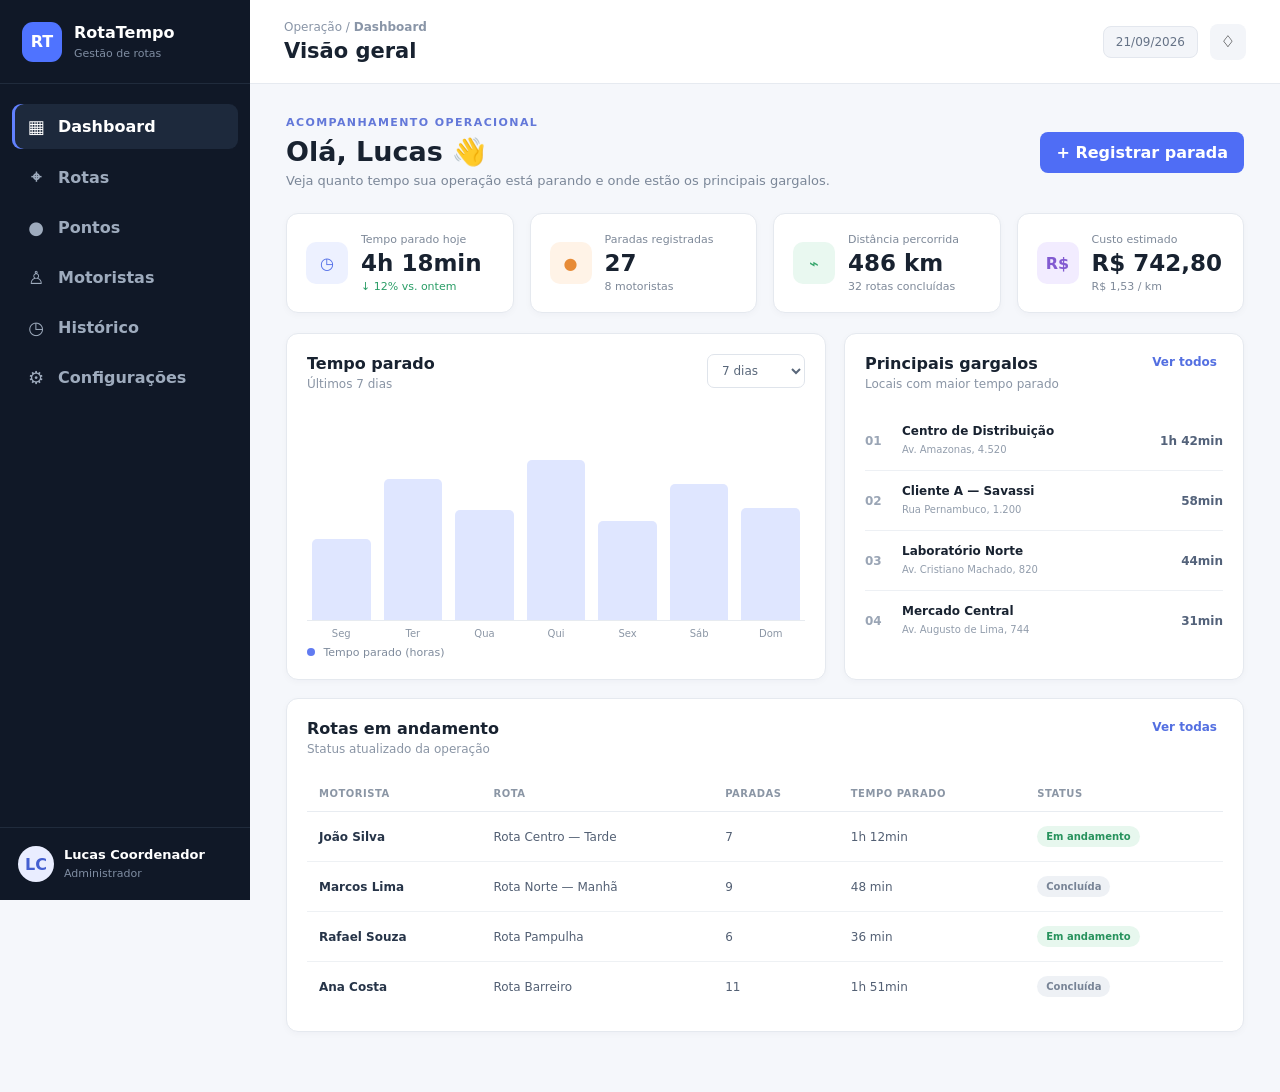
<file: index.html>
<!DOCTYPE html>
<html lang="pt-BR">
<head>
  <meta charset="UTF-8">
  <meta name="viewport" content="width=device-width, initial-scale=1.0">
  <title>RotaTempo — Gestão de Paradas</title>
  <link rel="stylesheet" href="styles.css">
</head>
<body>
  <div class="app-shell">
    <aside class="sidebar">
      <div class="brand">
        <div class="brand-mark">RT</div>
        <div>
          <strong>RotaTempo</strong>
          <small>Gestão de rotas</small>
        </div>
      </div>

      <nav>
        <button class="nav-item active" data-page="dashboard"><span>▦</span> Dashboard</button>
        <button class="nav-item" data-page="rotas"><span>⌖</span> Rotas</button>
        <button class="nav-item" data-page="pontos"><span>●</span> Pontos</button>
        <button class="nav-item" data-page="motoristas"><span>♙</span> Motoristas</button>
        <button class="nav-item" data-page="historico"><span>◷</span> Histórico</button>
        <button class="nav-item" data-page="configuracoes"><span>⚙</span> Configurações</button>
      </nav>

      <div class="sidebar-footer">
        <div class="user-avatar">LC</div>
        <div>
          <strong>Lucas Coordenador</strong>
          <small>Administrador</small>
        </div>
      </div>
    </aside>

    <main class="main">
      <header class="topbar">
        <button class="mobile-menu" id="mobileMenu">☰</button>
        <div>
          <div class="breadcrumb">Operação / <strong id="pageName">Dashboard</strong></div>
          <h1 id="pageTitle">Visão geral</h1>
        </div>
        <div class="top-actions">
          <div class="date-chip">21/09/2026</div>
          <button class="icon-btn" title="Notificações">♢</button>
        </div>
      </header>

      <section id="dashboard" class="page active">
        <div class="page-intro">
          <div>
            <p class="eyebrow">ACOMPANHAMENTO OPERACIONAL</p>
            <h2>Olá, Lucas 👋</h2>
            <p class="muted">Veja quanto tempo sua operação está parando e onde estão os principais gargalos.</p>
          </div>
          <button class="primary" data-modal="modalRegistro">+ Registrar parada</button>
        </div>

        <div class="kpi-grid">
          <article class="kpi-card">
            <div class="kpi-icon blue">◷</div>
            <div><span>Tempo parado hoje</span><strong>4h 18min</strong><small class="positive">↓ 12% vs. ontem</small></div>
          </article>
          <article class="kpi-card">
            <div class="kpi-icon orange">●</div>
            <div><span>Paradas registradas</span><strong>27</strong><small>8 motoristas</small></div>
          </article>
          <article class="kpi-card">
            <div class="kpi-icon green">⌁</div>
            <div><span>Distância percorrida</span><strong>486 km</strong><small>32 rotas concluídas</small></div>
          </article>
          <article class="kpi-card">
            <div class="kpi-icon purple">R$</div>
            <div><span>Custo estimado</span><strong>R$ 742,80</strong><small>R$ 1,53 / km</small></div>
          </article>
        </div>

        <div class="dashboard-grid">
          <article class="card chart-card">
            <div class="card-head">
              <div><h3>Tempo parado</h3><p>Últimos 7 dias</p></div>
              <select id="chartPeriod"><option>7 dias</option><option>30 dias</option><option>Este mês</option></select>
            </div>
            <div class="bar-chart" id="barChart"></div>
            <div class="chart-legend"><span><i></i> Tempo parado (horas)</span></div>
          </article>

          <article class="card">
            <div class="card-head"><div><h3>Principais gargalos</h3><p>Locais com maior tempo parado</p></div><button class="link-btn" data-page-link="pontos">Ver todos</button></div>
            <div class="ranking">
              <div class="rank-row"><b>01</b><div><strong>Centro de Distribuição</strong><small>Av. Amazonas, 4.520</small></div><em>1h 42min</em></div>
              <div class="rank-row"><b>02</b><div><strong>Cliente A — Savassi</strong><small>Rua Pernambuco, 1.200</small></div><em>58min</em></div>
              <div class="rank-row"><b>03</b><div><strong>Laboratório Norte</strong><small>Av. Cristiano Machado, 820</small></div><em>44min</em></div>
              <div class="rank-row"><b>04</b><div><strong>Mercado Central</strong><small>Av. Augusto de Lima, 744</small></div><em>31min</em></div>
            </div>
          </article>
        </div>

        <article class="card table-card">
          <div class="card-head">
            <div><h3>Rotas em andamento</h3><p>Status atualizado da operação</p></div>
            <button class="link-btn" data-page-link="rotas">Ver todas</button>
          </div>
          <div class="table-wrap">
            <table><thead><tr><th>Motorista</th><th>Rota</th><th>Paradas</th><th>Tempo parado</th><th>Status</th></tr></thead>
            <tbody id="dashboardRoutes"></tbody></table>
          </div>
        </article>
      </section>

      <section id="rotas" class="page">
        <div class="page-intro"><div><p class="eyebrow">OPERAÇÃO</p><h2>Rotas</h2><p class="muted">Cadastre, acompanhe e consulte os roteiros diários.</p></div><button class="primary" data-modal="modalRota">+ Nova rota</button></div>
        <div class="filter-row"><input id="routeSearch" class="search" placeholder="⌕  Buscar por motorista ou rota..."><select><option>Todos os status</option><option>Em andamento</option><option>Concluída</option><option>Pendente</option></select><input type="date" value="2026-09-21"></div>
        <article class="card table-card"><div class="table-wrap"><table><thead><tr><th>Rota</th><th>Motorista</th><th>Data</th><th>Pontos</th><th>Distância</th><th>Tempo parado</th><th>Status</th><th></th></tr></thead><tbody id="routesTable"></tbody></table></div></article>
      </section>

      <section id="pontos" class="page">
        <div class="page-intro"><div><p class="eyebrow">CADASTRO</p><h2>Pontos de parada</h2><p class="muted">Locais atendidos e histórico de permanência.</p></div><button class="primary" data-modal="modalPonto">+ Novo ponto</button></div>
        <div class="summary-strip"><div><strong>38</strong><span>pontos cadastrados</span></div><div><strong>12</strong><span>clientes ativos</span></div><div><strong>2h 16min</strong><span>maior parada hoje</span></div></div>
        <article class="card table-card"><div class="filter-row compact"><input id="pointSearch" class="search" placeholder="⌕  Buscar endereço ou ponto..."><select><option>Todos os tipos</option><option>Cliente</option><option>Depósito</option><option>Coleta</option></select></div><div class="table-wrap"><table><thead><tr><th>Ponto</th><th>Endereço</th><th>Chegada</th><th>Saída</th><th>Tempo parado</th><th>Tipo</th></tr></thead><tbody id="pointsTable"></tbody></table></div></article>
      </section>

      <section id="motoristas" class="page">
        <div class="page-intro"><div><p class="eyebrow">EQUIPE</p><h2>Motoristas e entregadores</h2><p class="muted">Acompanhe jornada, produtividade e paradas por profissional.</p></div><button class="primary" data-modal="modalMotorista">+ Novo motorista</button></div>
        <div class="driver-grid" id="driverGrid"></div>
      </section>

      <section id="historico" class="page">
        <div class="page-intro"><div><p class="eyebrow">ANÁLISE</p><h2>Histórico de paradas</h2><p class="muted">Consulte o tempo parado por dia, mês, período e endereço.</p></div><button class="secondary" id="exportBtn">⇩ Exportar CSV</button></div>
        <div class="filter-row"><input type="date" value="2026-09-01"><span class="arrow">até</span><input type="date" value="2026-09-21"><select><option>Todos os motoristas</option><option>João Silva</option><option>Marcos Lima</option><option>Rafael Souza</option></select><select><option>Todos os períodos</option><option>Manhã</option><option>Tarde</option><option>Noite</option></select></div>
        <div class="dashboard-grid">
          <article class="card chart-card"><div class="card-head"><div><h3>Tempo parado por período</h3><p>Distribuição no intervalo selecionado</p></div></div><div class="donut-wrap"><div class="donut"><div><strong>68h</strong><span>total</span></div></div><div class="donut-legend"><span><i class="dot morning"></i> Manhã <b>32%</b></span><span><i class="dot afternoon"></i> Tarde <b>51%</b></span><span><i class="dot night"></i> Noite <b>17%</b></span></div></div></article>
          <article class="card chart-card"><div class="card-head"><div><h3>Custo da operação</h3><p>Estimativa baseada em km e consumo</p></div></div><div class="cost-box"><div><span>Custo por km</span><strong>R$ 1,53</strong></div><div><span>Consumo médio</span><strong>9,8 km/L</strong></div><div><span>Combustível</span><strong>R$ 512,40</strong></div><div><span>Tempo parado</span><strong>R$ 230,40</strong></div></div></article>
        </div>
        <article class="card table-card"><div class="card-head"><div><h3>Registros detalhados</h3><p>Chegada, saída e duração em cada ponto</p></div></div><div class="table-wrap"><table><thead><tr><th>Data</th><th>Motorista</th><th>Ponto</th><th>Chegada</th><th>Saída</th><th>Duração</th></tr></thead><tbody id="historyTable"></tbody></table></div></article>
      </section>

      <section id="configuracoes" class="page">
        <div class="page-intro"><div><p class="eyebrow">SISTEMA</p><h2>Configurações</h2><p class="muted">Parâmetros usados nos cálculos e na jornada padrão.</p></div><button class="primary" id="saveConfig">Salvar alterações</button></div>
        <div class="settings-grid">
          <article class="card form-card"><h3>Custos da operação</h3><p class="muted">Defina os valores utilizados nos indicadores.</p><label>Preço do combustível (R$/L)<input type="number" value="6.29" step=".01"></label><label>Custo estimado da hora parada (R$)<input type="number" value="53.50" step=".01"></label><label>Consumo padrão (km/L)<input type="number" value="9.8" step=".1"></label></article>
          <article class="card form-card"><h3>Jornada padrão</h3><p class="muted">Horários de referência para análise dos roteiros.</p><label>Início da jornada<input type="time" value="08:00"></label><label>Fim da jornada<input type="time" value="18:00"></label><label>Intervalo<input type="number" value="60" min="0"><small>minutos</small></label></article>
        </div>
      </section>
    </main>
  </div>

  <div class="modal-backdrop" id="modalBackdrop">
    <div class="modal" id="modalRegistro"><button class="close">×</button><h3>Registrar parada</h3><p class="muted">Associe a chegada e saída a um ponto do roteiro.</p><form class="modal-form"><label>Motorista<select><option>João Silva</option><option>Marcos Lima</option><option>Rafael Souza</option></select></label><label>Ponto<input placeholder="Ex.: Cliente A — Savassi"></label><div class="two"><label>Chegada<input type="datetime-local" value="2026-09-21T14:20"></label><label>Saída<input type="datetime-local" value="2026-09-21T15:05"></label></div><button class="primary" type="submit">Registrar</button></form></div>
    <div class="modal" id="modalRota"><button class="close">×</button><h3>Nova rota</h3><form class="modal-form"><label>Nome da rota<input placeholder="Ex.: Rota Centro — Tarde"></label><label>Motorista<select><option>João Silva</option><option>Marcos Lima</option><option>Rafael Souza</option></select></label><label>Data<input type="date" value="2026-09-21"></label><label>Distância estimada (km)<input type="number" placeholder="120"></label><button class="primary" type="submit">Criar rota</button></form></div>
    <div class="modal" id="modalPonto"><button class="close">×</button><h3>Novo ponto</h3><form class="modal-form"><label>Nome do ponto<input placeholder="Ex.: Cliente B"></label><label>Endereço<input placeholder="Rua, número, bairro"></label><label>Tipo<select><option>Cliente</option><option>Depósito</option><option>Coleta</option></select></label><button class="primary" type="submit">Cadastrar ponto</button></form></div>
    <div class="modal" id="modalMotorista"><button class="close">×</button><h3>Novo motorista</h3><form class="modal-form"><label>Nome completo<input placeholder="Nome do profissional"></label><label>Telefone<input placeholder="(31) 99999-9999"></label><label>Veículo<input placeholder="Modelo / placa"></label><button class="primary" type="submit">Cadastrar</button></form></div>
  </div>

  <div class="toast" id="toast">Alterações salvas com sucesso.</div>
  <script src="app.js"></script>
</body>
</html>
</file>
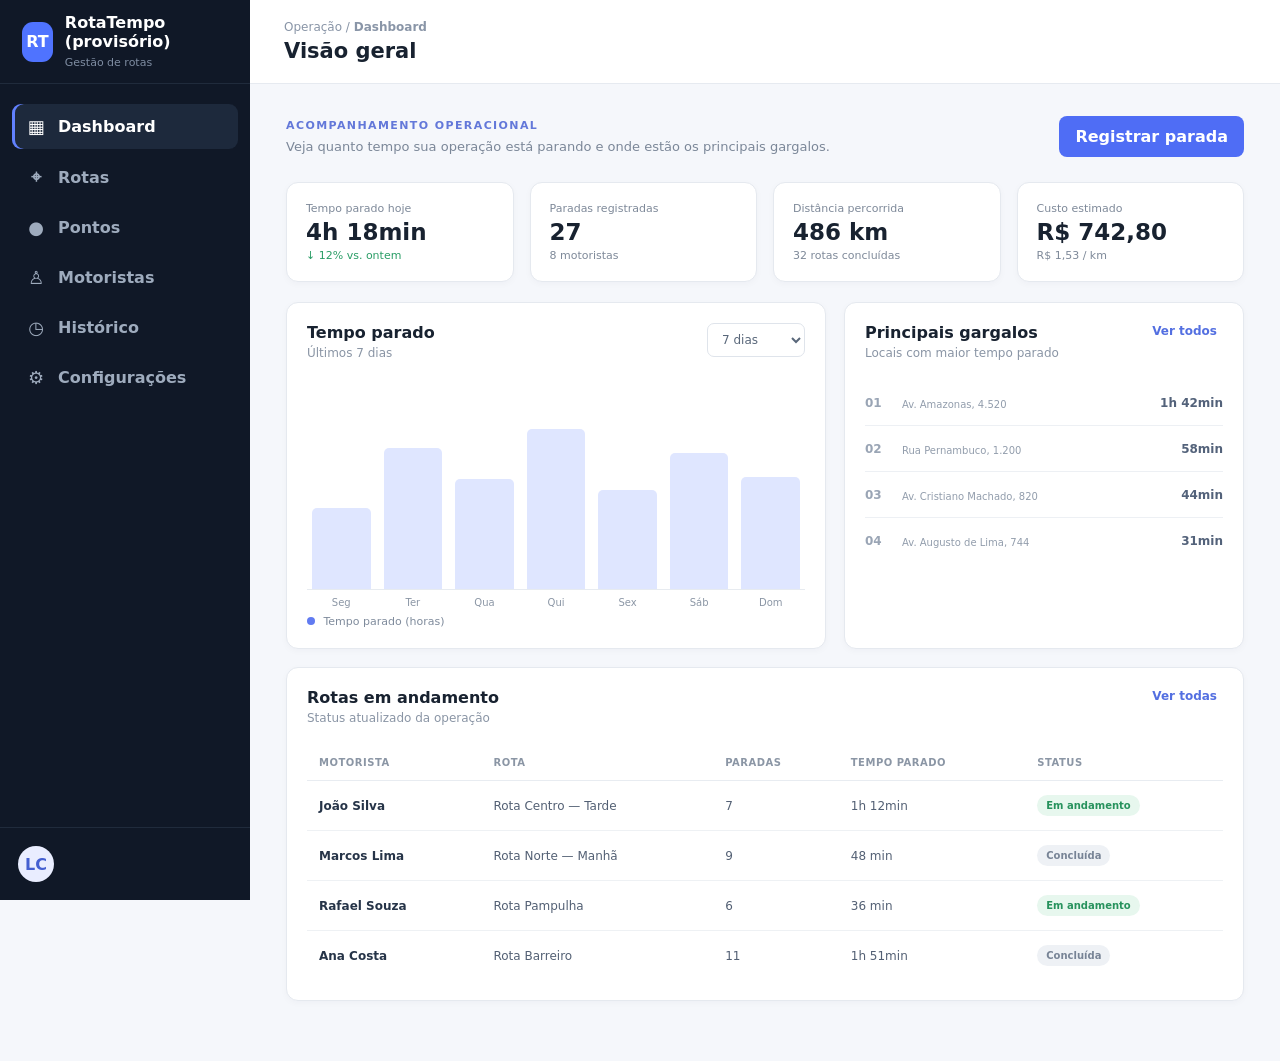
<file: src/index.html>
<!DOCTYPE html>
<html lang="pt-BR">
<head>
  <meta charset="UTF-8">
  <meta name="viewport" content="width=device-width, initial-scale=1.0">
  <title>Gerente</title>
  <link rel="stylesheet" href="styles.css">
</head>
<body>
  <div class="app-shell">
    <aside class="sidebar">
      <div class="brand">
        <div class="brand-mark">RT</div>
        <div>
          <strong>RotaTempo (provisório)</strong>
          <small>Gestão de rotas</small>
        </div>
      </div>

      <nav>
        <button class="nav-item active" data-page="dashboard"><span>▦</span> Dashboard</button>
        <button class="nav-item" data-page="rotas"><span>⌖</span> Rotas</button>
        <button class="nav-item" data-page="pontos"><span>●</span> Pontos</button>
        <button class="nav-item" data-page="motoristas"><span>♙</span> Motoristas</button>
        <button class="nav-item" data-page="historico"><span>◷</span> Histórico</button>
        <button class="nav-item" data-page="configuracoes"><span>⚙</span> Configurações</button>
      </nav>

      <div class="sidebar-footer">
        <div class="user-avatar">LC</div>
        <div>
          <strong class="user-name"></strong>
          <!--<small>Administrador</small>-->
        </div>
      </div>
    </aside>

    <main class="main">
      <header class="topbar">
        <button class="mobile-menu" id="mobileMenu">☰</button>
        <div>
          <div class="breadcrumb">Operação / <strong id="pageName">Dashboard</strong></div>
          <h1 id="pageTitle">Visão geral</h1>
        </div>
        <div class="top-actions">
          <!--<div class="date-chip">21/09/2026</div>
          <button class="icon-btn" title="Notificações">♢</button>-->
        </div>
      </header>

      <section id="dashboard" class="page active">
        <div class="page-intro">
          <div>
            <p class="eyebrow">ACOMPANHAMENTO OPERACIONAL</p>
            <h2 class="user-name"></h2>
            <p class="muted">Veja quanto tempo sua operação está parando e onde estão os principais gargalos.</p>
          </div>
          <button class="primary" data-modal="modalRegistro">Registrar parada</button>
        </div>

        <div class="kpi-grid">
          <article class="kpi-card">
            <!--<div class="kpi-icon blue">◷</div>-->
            <div><span>Tempo parado hoje</span><strong>4h 18min</strong><small class="positive">↓ 12% vs. ontem</small></div>
          </article>
          <article class="kpi-card">
            <!--<div class="kpi-icon orange">●</div>-->
            <div><span>Paradas registradas</span><strong>27</strong><small>8 motoristas</small></div>
          </article>
          <article class="kpi-card">
            <!--<div class="kpi-icon green">⌁</div>-->
            <div><span>Distância percorrida</span><strong>486 km</strong><small>32 rotas concluídas</small></div>
          </article>
          <article class="kpi-card">
            <!--<div class="kpi-icon purple">R$</div>-->
            <div><span>Custo estimado</span><strong class="custoEstimado">R$ 742,80</strong><small>R$ 1,53 / km</small></div>
          </article>
        </div>

        <div class="dashboard-grid">
          <article class="card chart-card">
            <div class="card-head">
              <div><h3>Tempo parado</h3><p>Últimos 7 dias</p></div>
              <select id="chartPeriod">
                <option>7 dias</option>
                <option>30 dias</option>
                <option>Este mês</option>
              </select>
            </div>
            <div class="bar-chart" id="barChart"></div>
            <div class="chart-legend"><span><i></i> Tempo parado (horas)</span></div>
          </article>

          <article class="card">
            <div class="card-head"><div><h3>Principais gargalos</h3><p>Locais com maior tempo parado</p></div><button class="link-btn" data-page-link="pontos">Ver todos</button></div>
            <div class="ranking">
              <div class="rank-row"><b class="ponto-id">01</b><div><!--<strong class="ponto-endereco">Centro de Distribuição</strong>--><small class="ponto-endereco">Av. Amazonas, 4.520</small></div><em class="ponto-tempoParadoCalculado">1h 42min</em></div>
              <div class="rank-row"><b>02</b><div><!--<strong>Cliente A — Savassi</strong>--><small>Rua Pernambuco, 1.200</small></div><em>58min</em></div>
              <div class="rank-row"><b>03</b><div><!--<strong>Laboratório Norte</strong>--><small>Av. Cristiano Machado, 820</small></div><em>44min</em></div>
              <div class="rank-row"><b>04</b><div><!--<strong>Mercado Central</strong>--><small>Av. Augusto de Lima, 744</small></div><em>31min</em></div>
            </div>
          </article>
        </div>

        <article class="card table-card">
          <div class="card-head">
            <div><h3>Rotas em andamento</h3><p>Status atualizado da operação</p></div>
            <button class="link-btn" data-page-link="rotas">Ver todas</button>
          </div>
          <div class="table-wrap">
            <table><thead><tr><th>Motorista</th><th>Rota</th><th>Paradas</th><th>Tempo parado</th><th>Status</th></tr></thead>
            <tbody id="dashboardRoutes"></tbody></table>
          </div>
        </article>
      </section>

      <section id="rotas" class="page">
        <div class="page-intro"><div><p class="eyebrow">OPERAÇÃO</p><h2>Rotas</h2><p class="muted">Cadastre, acompanhe e consulte os roteiros diários.</p></div><button class="primary" data-modal="modalRota">+ Nova rota</button></div>
        <div class="filter-row"><input id="routeSearch" class="search" placeholder="⌕  Buscar por motorista ou rota..."><select><option>Todos os status</option><option>Em andamento</option><option>Concluída</option><option>Pendente</option></select><input type="date" value="2026-09-21"></div>
        <article class="card table-card"><div class="table-wrap"><table><thead><tr><th>Rota</th><th>Motorista</th><th>Data</th><th>Pontos</th><th>Distância</th><th>Tempo parado</th><th>Status</th><th></th></tr></thead><tbody id="routesTable"></tbody></table></div></article>
      </section>

      <section id="pontos" class="page">
        <div class="page-intro"><div><p class="eyebrow">CADASTRO</p><h2>Pontos de parada</h2><p class="muted">Locais atendidos e histórico de permanência.</p></div><button class="primary" data-modal="modalPonto">+ Novo ponto</button></div>
        <div class="summary-strip"><div><strong>38</strong><span>pontos cadastrados</span></div><div><strong>12</strong><span>clientes ativos</span></div><div><strong>2h 16min</strong><span>maior parada hoje</span></div></div>
        <article class="card table-card"><div class="filter-row compact"><input id="pointSearch" class="search" placeholder="⌕  Buscar endereço ou ponto..."><select><option>Todos os tipos</option><option>Cliente</option><option>Depósito</option><option>Coleta</option></select></div><div class="table-wrap"><table><thead><tr><th>Ponto</th><th>Endereço</th><th>Chegada</th><th>Saída</th><th>Tempo parado</th><th>Tipo</th></tr></thead><tbody id="pointsTable"></tbody></table></div></article>
      </section>

      <section id="motoristas" class="page">
        <div class="page-intro"><div><p class="eyebrow">EQUIPE</p><h2>Motoristas e entregadores</h2><p class="muted">Acompanhe jornada, produtividade e paradas por profissional.</p></div><button class="primary" data-modal="modalMotorista">+ Novo motorista</button></div>
        <div class="driver-grid" id="driverGrid"></div>
      </section>

      <section id="historico" class="page">
        <div class="page-intro"><div><p class="eyebrow">ANÁLISE</p><h2>Histórico de paradas</h2><p class="muted">Consulte o tempo parado por dia, mês, período e endereço.</p></div><button class="secondary" id="exportBtn">⇩ Exportar CSV</button></div>
        <div class="filter-row"><input type="date" value="2026-09-01"><span class="arrow">até</span><input type="date" value="2026-09-21"><select><option>Todos os motoristas</option><option>João Silva</option><option>Marcos Lima</option><option>Rafael Souza</option></select><select><option>Todos os períodos</option><option>Manhã</option><option>Tarde</option><option>Noite</option></select></div>
        <div class="dashboard-grid">
          <article class="card chart-card"><div class="card-head"><div><h3>Tempo parado por período</h3><p>Distribuição no intervalo selecionado</p></div></div><div class="donut-wrap"><div class="donut"><div><strong>68h</strong><span>total</span></div></div><div class="donut-legend"><span><i class="dot morning"></i> Manhã <b>32%</b></span><span><i class="dot afternoon"></i> Tarde <b>51%</b></span><span><i class="dot night"></i> Noite <b>17%</b></span></div></div></article>
          <article class="card chart-card"><div class="card-head"><div><h3>Custo da operação</h3><p>Estimativa baseada em km e consumo</p></div></div><div class="cost-box"><div><span>Custo por km</span><strong>R$ 1,53</strong></div><div><span>Consumo médio</span><strong>9,8 km/L</strong></div><div><span>Combustível</span><strong>R$ 512,40</strong></div><div><span>Tempo parado</span><strong>R$ 230,40</strong></div></div></article>
        </div>
        <article class="card table-card"><div class="card-head"><div><h3>Registros detalhados</h3><p>Chegada, saída e duração em cada ponto</p></div></div><div class="table-wrap"><table><thead><tr><th>Data</th><th>Motorista</th><th>Ponto</th><th>Chegada</th><th>Saída</th><th>Duração</th></tr></thead><tbody id="historyTable"></tbody></table></div></article>
      </section>

      <section id="configuracoes" class="page">
        <div class="page-intro"><div><p class="eyebrow">SISTEMA</p><h2>Configurações</h2><p class="muted">Parâmetros usados nos cálculos e na jornada padrão.</p></div><button class="primary" id="saveConfig">Salvar alterações</button></div>
        <div class="settings-grid">
          <article class="card form-card"><h3>Custos da operação</h3><p class="muted">Defina os valores utilizados nos indicadores.</p><label>Preço do combustível (R$/L)<input type="number" value="6.29" step=".01"></label><label>Custo estimado da hora parada (R$)<input type="number" value="53.50" step=".01"></label><label>Consumo padrão (km/L)<input type="number" value="9.8" step=".1"></label></article>
          <article class="card form-card"><h3>Jornada padrão</h3><p class="muted">Horários de referência para análise dos roteiros.</p><label>Início da jornada<input type="time" value="08:00"></label><label>Fim da jornada<input type="time" value="18:00"></label><label>Intervalo<input type="number" value="60" min="0"><small>minutos</small></label></article>
        </div>
      </section>
    </main>
  </div>

  <div class="modal-backdrop" id="modalBackdrop">
    <div class="modal" id="modalRegistro"><button class="close">×</button><h3>Registrar parada</h3><p class="muted">Associe a chegada e saída a um ponto do roteiro.</p><form class="modal-form"><label>Motorista<select><option>João Silva</option><option>Marcos Lima</option><option>Rafael Souza</option></select></label><label>Ponto<input placeholder="Ex.: Cliente A — Savassi"></label><div class="two"><label>Chegada<input type="datetime-local" value="2026-09-21T14:20"></label><label>Saída<input type="datetime-local" value="2026-09-21T15:05"></label></div><button class="primary" type="submit">Registrar</button></form></div>
    <div class="modal" id="modalRota"><button class="close">×</button><h3>Nova rota</h3><form class="modal-form"><label>Nome da rota<input placeholder="Ex.: Rota Centro — Tarde"></label><label>Motorista<select><option>João Silva</option><option>Marcos Lima</option><option>Rafael Souza</option></select></label><label>Data<input type="date" value="2026-09-21"></label><label>Distância estimada (km)<input type="number" placeholder="120"></label><button class="primary" type="submit">Criar rota</button></form></div>
    <div class="modal" id="modalPonto"><button class="close">×</button><h3>Novo ponto</h3><form class="modal-form"><label>Nome do ponto<input placeholder="Ex.: Cliente B"></label><label>Endereço<input placeholder="Rua, número, bairro"></label><label>Tipo<select><option>Cliente</option><option>Depósito</option><option>Coleta</option></select></label><button class="primary" type="submit">Cadastrar ponto</button></form></div>
    <div class="modal" id="modalMotorista"><button class="close">×</button><h3>Novo motorista</h3><form class="modal-form"><label>Nome completo<input placeholder="Nome do profissional"></label><label>Telefone<input placeholder="(31) 99999-9999"></label><label>Veículo<input placeholder="Modelo / placa"></label><button class="primary" type="submit">Cadastrar</button></form></div>
  </div>

  <div class="toast" id="toast">Alterações salvas com sucesso.</div>
  <script src="app.js"></script>
</body>
</html>
</file>
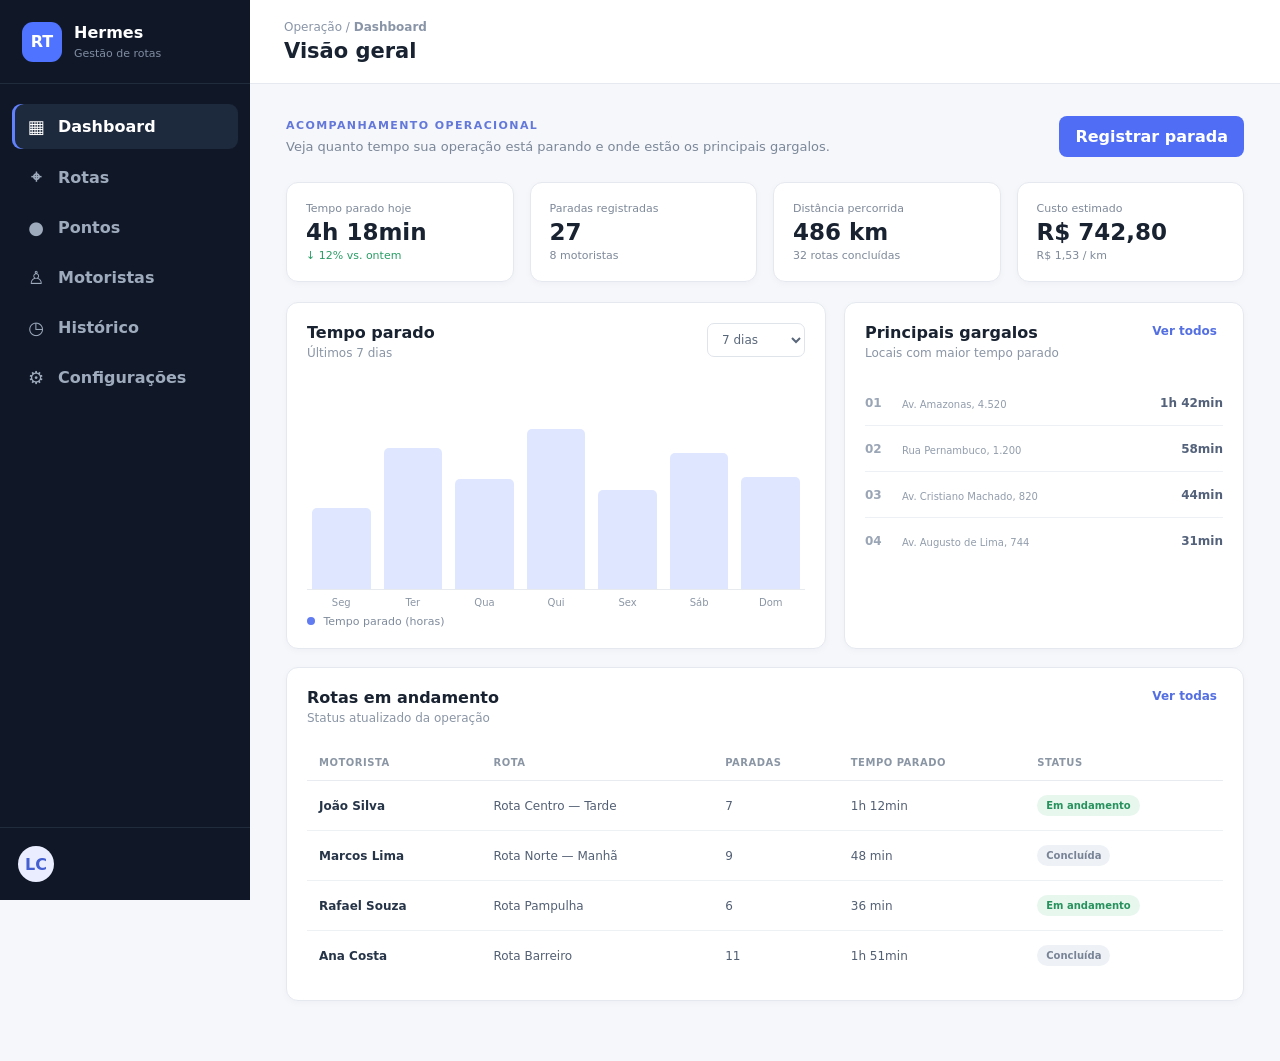
<file: src/resourses/index.html>
<!DOCTYPE html>
<html lang="pt-BR">
<head>
  <meta charset="UTF-8">
  <meta name="viewport" content="width=device-width, initial-scale=1.0">
  <title>Gerente</title>
  <link rel="stylesheet" href="style/styles.css">
</head>
<body>
  <div class="app-shell">
    <aside class="sidebar">
      <div class="brand">
        <div class="brand-mark">RT</div>
        <div>
          <strong>Hermes</strong>
          <small>Gestão de rotas</small>
        </div>
      </div>

      <nav>
        <button class="nav-item active" data-page="dashboard"><span>▦</span> Dashboard</button>
        <button class="nav-item" data-page="rotas"><span>⌖</span> Rotas</button>
        <button class="nav-item" data-page="pontos"><span>●</span> Pontos</button>
        <button class="nav-item" data-page="motoristas"><span>♙</span> Motoristas</button>
        <button class="nav-item" data-page="historico"><span>◷</span> Histórico</button>
        <button class="nav-item" data-page="configuracoes"><span>⚙</span> Configurações</button>
      </nav>

      <div class="sidebar-footer">
        <div class="user-avatar">LC</div>
        <div>
          <strong class="user-name"></strong>
          <!--<small>Administrador</small>-->
        </div>
      </div>
    </aside>

    <main class="main">
      <header class="topbar">
        <button class="mobile-menu" id="mobileMenu">☰</button>
        <div>
          <div class="breadcrumb">Operação / <strong id="pageName">Dashboard</strong></div>
          <h1 id="pageTitle">Visão geral</h1>
        </div>
        <div class="top-actions">
          <!--<div class="date-chip">21/09/2026</div>
          <button class="icon-btn" title="Notificações">♢</button>-->
        </div>
      </header>

      <section id="dashboard" class="page active">
        <div class="page-intro">
          <div>
            <p class="eyebrow">ACOMPANHAMENTO OPERACIONAL</p>
            <h2 class="user-name"></h2>
            <p class="muted">Veja quanto tempo sua operação está parando e onde estão os principais gargalos.</p>
          </div>
          <button class="primary" data-modal="modalRegistro">Registrar parada</button>
        </div>

        <div class="kpi-grid">
          <article class="kpi-card">
            <!--<div class="kpi-icon blue">◷</div>-->
            <div><span>Tempo parado hoje</span><strong>4h 18min</strong><small class="positive">↓ 12% vs. ontem</small></div>
          </article>
          <article class="kpi-card">
            <!--<div class="kpi-icon orange">●</div>-->
            <div><span>Paradas registradas</span><strong>27</strong><small>8 motoristas</small></div>
          </article>
          <article class="kpi-card">
            <!--<div class="kpi-icon green">⌁</div>-->
            <div><span>Distância percorrida</span><strong>486 km</strong><small>32 rotas concluídas</small></div>
          </article>
          <article class="kpi-card">
            <!--<div class="kpi-icon purple">R$</div>-->
            <div><span>Custo estimado</span><strong class="custoEstimado">R$ 742,80</strong><small>R$ 1,53 / km</small></div>
          </article>
        </div>

        <div class="dashboard-grid">
          <article class="card chart-card">
            <div class="card-head">
              <div><h3>Tempo parado</h3><p>Últimos 7 dias</p></div>
              <select id="chartPeriod">
                <option>7 dias</option>
                <option>30 dias</option>
                <option>Este mês</option>
              </select>
            </div>
            <div class="bar-chart" id="barChart"></div>
            <div class="chart-legend"><span><i></i> Tempo parado (horas)</span></div>
          </article>

          <article class="card">
            <div class="card-head"><div><h3>Principais gargalos</h3><p>Locais com maior tempo parado</p></div><button class="link-btn" data-page-link="pontos">Ver todos</button></div>
            <div class="ranking">
              <div class="rank-row"><b class="ponto-id">01</b><div><!--<strong class="ponto-endereco">Centro de Distribuição</strong>--><small class="ponto-endereco">Av. Amazonas, 4.520</small></div><em class="ponto-tempoParadoCalculado">1h 42min</em></div>
              <div class="rank-row"><b>02</b><div><!--<strong>Cliente A — Savassi</strong>--><small>Rua Pernambuco, 1.200</small></div><em>58min</em></div>
              <div class="rank-row"><b>03</b><div><!--<strong>Laboratório Norte</strong>--><small>Av. Cristiano Machado, 820</small></div><em>44min</em></div>
              <div class="rank-row"><b>04</b><div><!--<strong>Mercado Central</strong>--><small>Av. Augusto de Lima, 744</small></div><em>31min</em></div>
            </div>
          </article>
        </div>

        <article class="card table-card">
          <div class="card-head">
            <div><h3>Rotas em andamento</h3><p>Status atualizado da operação</p></div>
            <button class="link-btn" data-page-link="rotas">Ver todas</button>
          </div>
          <div class="table-wrap">
            <table><thead><tr><th>Motorista</th><th>Rota</th><th>Paradas</th><th>Tempo parado</th><th>Status</th></tr></thead>
            <tbody id="dashboardRoutes"></tbody></table>
          </div>
        </article>
      </section>

      <section id="rotas" class="page">
        <div class="page-intro"><div><p class="eyebrow">OPERAÇÃO</p><h2>Rotas</h2><p class="muted">Cadastre, acompanhe e consulte os roteiros diários.</p></div><button class="primary" data-modal="modalRota">+ Nova rota</button></div>
        <div class="filter-row"><input id="routeSearch" class="search" placeholder="⌕  Buscar por motorista ou rota..."><select><option>Todos os status</option><option>Em andamento</option><option>Concluída</option><option>Pendente</option></select><input type="date" value="2026-09-21"></div>
        <article class="card table-card"><div class="table-wrap"><table><thead><tr><th>Rota</th><th>Motorista</th><th>Data</th><th>Pontos</th><th>Distância</th><th>Tempo parado</th><th>Status</th><th></th></tr></thead><tbody id="routesTable"></tbody></table></div></article>
      </section>

      <section id="pontos" class="page">
        <div class="page-intro"><div><p class="eyebrow">CADASTRO</p><h2>Pontos de parada</h2><p class="muted">Locais atendidos e histórico de permanência.</p></div><button class="primary" data-modal="modalPonto">+ Novo ponto</button></div>
        <div class="summary-strip"><div><strong>38</strong><span>pontos cadastrados</span></div><div><strong>12</strong><span>clientes ativos</span></div><div><strong>2h 16min</strong><span>maior parada hoje</span></div></div>
        <article class="card table-card"><div class="filter-row compact"><input id="pointSearch" class="search" placeholder="⌕  Buscar endereço ou ponto..."><select><option>Todos os tipos</option><option>Cliente</option><option>Depósito</option><option>Coleta</option></select></div><div class="table-wrap"><table><thead><tr><th>Ponto</th><th>Endereço</th><th>Chegada</th><th>Saída</th><th>Tempo parado</th><th>Tipo</th></tr></thead><tbody id="pointsTable"></tbody></table></div></article>
      </section>

      <section id="motoristas" class="page">
        <div class="page-intro"><div><p class="eyebrow">EQUIPE</p><h2>Motoristas e entregadores</h2><p class="muted">Acompanhe jornada, produtividade e paradas por profissional.</p></div><button class="primary" data-modal="modalMotorista">+ Novo motorista</button></div>
        <div class="driver-grid" id="driverGrid"></div>
      </section>

      <section id="historico" class="page">
        <div class="page-intro"><div><p class="eyebrow">ANÁLISE</p><h2>Histórico de paradas</h2><p class="muted">Consulte o tempo parado por dia, mês, período e endereço.</p></div><button class="secondary" id="exportBtn">⇩ Exportar CSV</button></div>
        <div class="filter-row"><input type="date" value="2026-09-01"><span class="arrow">até</span><input type="date" value="2026-09-21"><select><option>Todos os motoristas</option><option>João Silva</option><option>Marcos Lima</option><option>Rafael Souza</option></select><select><option>Todos os períodos</option><option>Manhã</option><option>Tarde</option><option>Noite</option></select></div>
        <div class="dashboard-grid">
        <!--Adicionar filtro-->
          <article class="card chart-card"><div class="card-head"><div><h3>Tempo parado por período</h3><p>Distribuição no intervalo selecionado</p></div></div><div class="donut-wrap"><div class="donut"><div><strong>68h</strong><span>total</span></div></div><div class="donut-legend"><span><i class="dot morning"></i> Manhã <b>32%</b></span><span><i class="dot afternoon"></i> Tarde <b>51%</b></span><span><i class="dot night"></i> Noite <b>17%</b></span></div></div></article>
          <article class="card chart-card"><div class="card-head"><div><h3>Custo da operação</h3><p>Estimativa baseada em km e consumo</p></div></div><div class="cost-box"><div><span>Custo por km</span><strong>R$ 1,53</strong></div><div><span>Consumo médio</span><strong>9,8 km/L</strong></div><div><span>Combustível</span><strong>R$ 512,40</strong></div><div><span>Tempo parado</span><strong>R$ 230,40</strong></div></div></article>
        </div>
        <article class="card table-card"><div class="card-head"><div><h3>Registros detalhados</h3><p>Chegada, saída e duração em cada ponto</p></div></div><div class="table-wrap"><table><thead><tr><th>Data</th><th>Motorista</th><th>Ponto</th><th>Chegada</th><th>Saída</th><th>Duração</th></tr></thead><tbody id="historyTable"></tbody></table></div></article>
      </section>

      <section id="configuracoes" class="page">
        <div class="page-intro"><div><p class="eyebrow">SISTEMA</p><h2>Configurações</h2><p class="muted">Parâmetros usados nos cálculos e na jornada padrão.</p></div><button class="primary" id="saveConfig">Salvar alterações</button></div>
        <div class="settings-grid">
          <article class="card form-card"><h3>Custos da operação</h3><p class="muted">Defina os valores utilizados nos indicadores.</p><label>Preço do combustível (R$/L)<input type="number" value="6.29" step=".01"></label><label>Custo estimado da hora parada (R$)<input type="number" value="53.50" step=".01"></label><label>Consumo padrão (km/L)<input type="number" value="9.8" step=".1"></label></article>
          <article class="card form-card"><h3>Jornada padrão</h3><p class="muted">Horários de referência para análise dos roteiros.</p><label>Início da jornada<input type="time" value="08:00"></label><label>Fim da jornada<input type="time" value="18:00"></label><label>Intervalo<input type="number" value="60" min="0"><small>minutos</small></label></article>
        </div>
      </section>
    </main>
  </div>

  <div class="modal-backdrop" id="modalBackdrop">
    <div class="modal" id="modalRegistro"><button class="close">×</button><h3>Registrar parada</h3><p class="muted">Associe a chegada e saída a um ponto do roteiro.</p><form class="modal-form"><label>Motorista<select><option>João Silva</option><option>Marcos Lima</option><option>Rafael Souza</option></select></label><label>Ponto<input placeholder="Ex.: Cliente A — Savassi"></label><div class="two"><label>Chegada<input type="datetime-local" value="2026-09-21T14:20"></label><label>Saída<input type="datetime-local" value="2026-09-21T15:05"></label></div><button class="primary" type="submit">Registrar</button></form></div>
    <div class="modal" id="modalRota"><button class="close">×</button><h3>Nova rota</h3><form class="modal-form"><label>Nome da rota<input placeholder="Ex.: Rota Centro — Tarde"></label><label>Motorista<select><option>João Silva</option><option>Marcos Lima</option><option>Rafael Souza</option></select></label><label>Data<input type="date" value="2026-09-21"></label><label>Distância estimada (km)<input type="number" placeholder="120"></label><button class="primary" type="submit">Criar rota</button></form></div>
    <div class="modal" id="modalPonto"><button class="close">×</button><h3>Novo ponto</h3><form class="modal-form"><label>Nome do ponto<input placeholder="Ex.: Cliente B"></label><label>Endereço<input placeholder="Rua, número, bairro"></label><label>Tipo<select><option>Cliente</option><option>Depósito</option><option>Coleta</option></select></label><button class="primary" type="submit">Cadastrar ponto</button></form></div>
    <div class="modal" id="modalMotorista"><button class="close">×</button><h3>Novo motorista</h3><form class="modal-form"><label>Nome completo<input placeholder="Nome do profissional"></label><label>Telefone<input placeholder="(31) 99999-9999"></label><label>Veículo<input placeholder="Modelo / placa"></label><button class="primary" type="submit">Cadastrar</button></form></div>
  </div>

  <div class="toast" id="toast">Alterações salvas com sucesso.</div>
  <script src="script/app.js"></script>
</body>
</html>
</file>
<file: styles.css>
*{box-sizing:border-box}body{margin:0;font-family:Inter,ui-sans-serif,system-ui,-apple-system,BlinkMacSystemFont,"Segoe UI",sans-serif;background:#f5f7fb;color:#182230}button,input,select{font:inherit}button{cursor:pointer}.app-shell{display:flex;min-height:100vh}.sidebar{width:250px;background:#101827;color:#d9e1ec;display:flex;flex-direction:column;position:fixed;inset:0 auto 0 0;z-index:20}.brand{height:84px;padding:20px 22px;display:flex;gap:12px;align-items:center;border-bottom:1px solid #202b3c}.brand-mark{width:40px;height:40px;border-radius:11px;background:#4f73ff;color:#fff;display:grid;place-items:center;font-weight:800}.brand strong{display:block;color:#fff}.brand small{color:#7f8da2;font-size:11px}.sidebar nav{padding:20px 12px;display:grid;gap:5px}.nav-item{border:0;background:transparent;color:#9eabbd;text-align:left;padding:12px 14px;border-radius:9px;display:flex;gap:12px;align-items:center;font-weight:600}.nav-item span{width:20px;text-align:center;font-size:18px}.nav-item:hover,.nav-item.active{background:#1d293c;color:#fff}.nav-item.active{box-shadow:inset 3px 0 #6281ff}.sidebar-footer{margin-top:auto;border-top:1px solid #202b3c;padding:18px;display:flex;gap:10px;align-items:center}.sidebar-footer strong{display:block;font-size:13px;color:#fff}.sidebar-footer small{color:#7f8da2;font-size:11px}.user-avatar{width:36px;height:36px;border-radius:50%;background:#e9edff;color:#445fd1;display:grid;place-items:center;font-weight:800}.main{margin-left:250px;width:calc(100% - 250px);min-height:100vh}.topbar{height:84px;background:#fff;border-bottom:1px solid #e6eaf0;display:flex;align-items:center;justify-content:space-between;padding:0 34px;position:sticky;top:0;z-index:10}.breadcrumb{font-size:12px;color:#8995a7;margin-bottom:5px}.topbar h1{font-size:21px;margin:0}.top-actions{display:flex;align-items:center;gap:12px}.date-chip{background:#f3f5f9;border:1px solid #e3e7ee;border-radius:8px;padding:8px 12px;font-size:12px;color:#667387}.icon-btn,.mobile-menu{border:0;background:#f3f5f9;border-radius:8px;width:36px;height:36px}.mobile-menu{display:none}.page{display:none;padding:32px 36px 60px;max-width:1500px;margin:auto}.page.active{display:block}.page-intro{display:flex;justify-content:space-between;align-items:center;gap:20px;margin-bottom:25px}.eyebrow{font-size:11px;letter-spacing:1.4px;color:#6378d9;font-weight:800;margin:0 0 7px}.page h2{font-size:27px;margin:0 0 5px}.muted{color:#7b8798;font-size:13px;margin:0}.primary,.secondary{border:0;border-radius:8px;padding:11px 16px;font-weight:700}.primary{background:#4f6df5;color:#fff}.primary:hover{background:#405edc}.secondary{background:#fff;color:#42526a;border:1px solid #dce2ea}.kpi-grid{display:grid;grid-template-columns:repeat(4,1fr);gap:16px;margin-bottom:20px}.kpi-card,.card{background:#fff;border:1px solid #e5e9ef;border-radius:12px;box-shadow:0 2px 7px #15223808}.kpi-card{padding:19px;display:flex;gap:13px;align-items:center}.kpi-icon{width:42px;height:42px;border-radius:10px;display:grid;place-items:center;font-weight:800}.kpi-icon.blue{background:#edf1ff;color:#526ee7}.kpi-icon.orange{background:#fff3e7;color:#e78b37}.kpi-icon.green{background:#e9f8f0;color:#35a66b}.kpi-icon.purple{background:#f2ecff;color:#825bd1}.kpi-card span,.kpi-card small{display:block;color:#7e8999;font-size:11px}.kpi-card strong{display:block;font-size:23px;margin:4px 0}.positive{color:#2a9d66!important}.dashboard-grid{display:grid;grid-template-columns:1.35fr 1fr;gap:18px;margin-bottom:18px}.card{padding:20px}.chart-card{min-height:320px}.card-head{display:flex;align-items:flex-start;justify-content:space-between;gap:15px;margin-bottom:20px}.card-head h3{margin:0 0 4px;font-size:16px}.card-head p{margin:0;color:#8a95a5;font-size:12px}.card-head select,.filter-row select,.filter-row input{border:1px solid #dfe4eb;background:#fff;border-radius:7px;padding:8px 10px;color:#59677a;font-size:12px}.bar-chart{height:210px;display:flex;align-items:end;gap:13px;padding:10px 5px 0;border-bottom:1px solid #e7ebf0}.bar{flex:1;background:#dfe6ff;border-radius:5px 5px 0 0;position:relative;min-width:18px}.bar:hover{background:#617bf1}.bar span{position:absolute;top:100%;margin-top:8px;width:100%;text-align:center;font-size:10px;color:#8b96a5}.chart-legend{font-size:11px;color:#7f8b9c;margin-top:25px}.chart-legend i{display:inline-block;width:8px;height:8px;background:#617bf1;border-radius:50%;margin-right:5px}.ranking{display:grid}.rank-row{display:grid;grid-template-columns:28px 1fr auto;gap:9px;align-items:center;padding:13px 0;border-bottom:1px solid #edf0f4}.rank-row:last-child{border:0}.rank-row>b{color:#9aa5b5;font-size:12px}.rank-row strong{display:block;font-size:12px}.rank-row small{color:#929dac;font-size:10px}.rank-row em{font-size:12px;color:#53627a;font-style:normal;font-weight:700}.link-btn{border:0;background:none;color:#536fe1;font-size:12px;font-weight:700}.table-card{overflow:hidden}.table-wrap{overflow:auto}.table-wrap table{width:100%;border-collapse:collapse;min-width:720px}.table-wrap th{text-align:left;color:#8b96a5;font-size:10px;text-transform:uppercase;letter-spacing:.5px;padding:12px;border-bottom:1px solid #e8ecf1}.table-wrap td{padding:14px 12px;border-bottom:1px solid #eef1f4;font-size:12px;color:#536074}.table-wrap tr:last-child td{border:0}.table-wrap td:first-child{font-weight:700;color:#263448}.status{padding:5px 9px;border-radius:20px;font-size:10px;font-weight:800;display:inline-block}.status.green{background:#e7f7ee;color:#27925d}.status.orange{background:#fff3df;color:#c67b1d}.status.gray{background:#eef1f5;color:#788496}.filter-row{display:flex;gap:10px;margin-bottom:18px;align-items:center}.filter-row .search{flex:1;min-width:220px}.search{border:1px solid #dfe4eb;border-radius:8px;padding:10px 12px;background:#fff;outline:none}.search:focus,input:focus,select:focus{border-color:#7b91ef;box-shadow:0 0 0 3px #607cf11a;outline:none}.summary-strip{display:flex;gap:14px;margin-bottom:18px}.summary-strip>div{background:#fff;border:1px solid #e5e9ef;border-radius:10px;padding:15px 20px;min-width:180px}.summary-strip strong{display:block;font-size:20px}.summary-strip span{font-size:11px;color:#8a95a5}.compact{margin-bottom:12px}.driver-grid{display:grid;grid-template-columns:repeat(3,1fr);gap:17px}.driver-card{background:#fff;border:1px solid #e5e9ef;border-radius:12px;padding:19px}.driver-head{display:flex;gap:12px;align-items:center;margin-bottom:17px}.driver-avatar{width:46px;height:46px;border-radius:50%;display:grid;place-items:center;background:#e9edff;color:#4b67db;font-weight:800}.driver-head strong{display:block;font-size:14px}.driver-head small{color:#8995a5;font-size:11px}.driver-stats{display:grid;grid-template-columns:1fr 1fr;border-top:1px solid #edf0f4;padding-top:14px;gap:12px}.driver-stats span{display:block;color:#8b96a5;font-size:10px}.driver-stats b{font-size:14px}.arrow{color:#8d98a7;font-size:12px}.donut-wrap{display:flex;align-items:center;justify-content:center;gap:35px;padding:25px}.donut{width:170px;height:170px;border-radius:50%;background:conic-gradient(#617bf1 0 32%,#72bf91 32% 83%,#f2ae61 83% 100%);display:grid;place-items:center}.donut:before{content:"";position:absolute;width:112px;height:112px;background:#fff;border-radius:50%}.donut>div{z-index:1;text-align:center}.donut strong{display:block;font-size:24px}.donut span{font-size:11px;color:#8b96a5}.donut-legend{display:grid;gap:15px;min-width:160px}.donut-legend span{font-size:12px}.donut-legend b{float:right}.dot{display:inline-block;width:8px;height:8px;border-radius:50%;margin-right:7px}.dot.morning{background:#617bf1}.dot.afternoon{background:#72bf91}.dot.night{background:#f2ae61}.cost-box{display:grid;grid-template-columns:1fr 1fr;gap:12px}.cost-box div{background:#f7f8fa;border-radius:9px;padding:17px}.cost-box span{display:block;color:#8995a5;font-size:11px}.cost-box strong{font-size:20px;display:block;margin-top:5px}.settings-grid{display:grid;grid-template-columns:1fr 1fr;gap:18px}.form-card h3{margin:0 0 5px}.form-card>label{display:block;margin-top:18px;font-size:12px;font-weight:700;color:#536074}.form-card input{display:block;width:100%;margin-top:6px;border:1px solid #dfe4eb;border-radius:7px;padding:10px}.form-card small{color:#8b96a5;font-weight:400}.modal-backdrop{display:none;position:fixed;inset:0;background:#0c142280;z-index:50;align-items:center;justify-content:center;padding:20px}.modal-backdrop.open{display:flex}.modal{display:none;background:#fff;width:min(470px,100%);border-radius:13px;padding:25px;position:relative;box-shadow:0 20px 60px #0003}.modal.open{display:block}.modal h3{margin:0 0 5px}.close{position:absolute;right:15px;top:12px;border:0;background:none;font-size:24px;color:#8995a5}.modal-form{display:grid;gap:14px;margin-top:20px}.modal-form label{font-size:12px;font-weight:700;color:#536074}.modal-form input,.modal-form select{display:block;width:100%;margin-top:6px;border:1px solid #dfe4eb;border-radius:7px;padding:10px}.two{display:grid;grid-template-columns:1fr 1fr;gap:10px}.toast{position:fixed;right:25px;bottom:25px;background:#182230;color:#fff;padding:12px 16px;border-radius:8px;font-size:12px;opacity:0;transform:translateY(10px);transition:.25s;z-index:80}.toast.show{opacity:1;transform:none}@media(max-width:1000px){.kpi-grid{grid-template-columns:1fr 1fr}.dashboard-grid,.settings-grid{grid-template-columns:1fr}.driver-grid{grid-template-columns:1fr 1fr}}@media(max-width:760px){.sidebar{transform:translateX(-100%);transition:.25s}.sidebar.mobile-open{transform:none}.main{margin-left:0;width:100%}.mobile-menu{display:block;margin-right:10px}.topbar{padding:0 18px}.topbar>div:nth-child(2){flex:1}.date-chip{display:none}.page{padding:24px 17px 45px}.page-intro{align-items:flex-start;flex-direction:column}.kpi-grid{grid-template-columns:1fr}.filter-row{flex-wrap:wrap}.filter-row>*{min-width:140px}.summary-strip{overflow:auto}.driver-grid{grid-template-columns:1fr}.donut-wrap{flex-direction:column}.two{grid-template-columns:1fr}.topbar h1{font-size:18px}}
</file>
<file: src/styles.css>
*{box-sizing:border-box}body{margin:0;font-family:Inter,ui-sans-serif,system-ui,-apple-system,BlinkMacSystemFont,"Segoe UI",sans-serif;background:#f5f7fb;color:#182230}button,input,select{font:inherit}button{cursor:pointer}.app-shell{display:flex;min-height:100vh}.sidebar{width:250px;background:#101827;color:#d9e1ec;display:flex;flex-direction:column;position:fixed;inset:0 auto 0 0;z-index:20}.brand{height:84px;padding:20px 22px;display:flex;gap:12px;align-items:center;border-bottom:1px solid #202b3c}.brand-mark{width:40px;height:40px;border-radius:11px;background:#4f73ff;color:#fff;display:grid;place-items:center;font-weight:800}.brand strong{display:block;color:#fff}.brand small{color:#7f8da2;font-size:11px}.sidebar nav{padding:20px 12px;display:grid;gap:5px}.nav-item{border:0;background:transparent;color:#9eabbd;text-align:left;padding:12px 14px;border-radius:9px;display:flex;gap:12px;align-items:center;font-weight:600}.nav-item span{width:20px;text-align:center;font-size:18px}.nav-item:hover,.nav-item.active{background:#1d293c;color:#fff}.nav-item.active{box-shadow:inset 3px 0 #6281ff}.sidebar-footer{margin-top:auto;border-top:1px solid #202b3c;padding:18px;display:flex;gap:10px;align-items:center}.sidebar-footer strong{display:block;font-size:13px;color:#fff}.sidebar-footer small{color:#7f8da2;font-size:11px}.user-avatar{width:36px;height:36px;border-radius:50%;background:#e9edff;color:#445fd1;display:grid;place-items:center;font-weight:800}.main{margin-left:250px;width:calc(100% - 250px);min-height:100vh}.topbar{height:84px;background:#fff;border-bottom:1px solid #e6eaf0;display:flex;align-items:center;justify-content:space-between;padding:0 34px;position:sticky;top:0;z-index:10}.breadcrumb{font-size:12px;color:#8995a7;margin-bottom:5px}.topbar h1{font-size:21px;margin:0}.top-actions{display:flex;align-items:center;gap:12px}.date-chip{background:#f3f5f9;border:1px solid #e3e7ee;border-radius:8px;padding:8px 12px;font-size:12px;color:#667387}.icon-btn,.mobile-menu{border:0;background:#f3f5f9;border-radius:8px;width:36px;height:36px}.mobile-menu{display:none}.page{display:none;padding:32px 36px 60px;max-width:1500px;margin:auto}.page.active{display:block}.page-intro{display:flex;justify-content:space-between;align-items:center;gap:20px;margin-bottom:25px}.eyebrow{font-size:11px;letter-spacing:1.4px;color:#6378d9;font-weight:800;margin:0 0 7px}.page h2{font-size:27px;margin:0 0 5px}.muted{color:#7b8798;font-size:13px;margin:0}.primary,.secondary{border:0;border-radius:8px;padding:11px 16px;font-weight:700}.primary{background:#4f6df5;color:#fff}.primary:hover{background:#405edc}.secondary{background:#fff;color:#42526a;border:1px solid #dce2ea}.kpi-grid{display:grid;grid-template-columns:repeat(4,1fr);gap:16px;margin-bottom:20px}.kpi-card,.card{background:#fff;border:1px solid #e5e9ef;border-radius:12px;box-shadow:0 2px 7px #15223808}.kpi-card{padding:19px;display:flex;gap:13px;align-items:center}.kpi-icon{width:42px;height:42px;border-radius:10px;display:grid;place-items:center;font-weight:800}.kpi-icon.blue{background:#edf1ff;color:#526ee7}.kpi-icon.orange{background:#fff3e7;color:#e78b37}.kpi-icon.green{background:#e9f8f0;color:#35a66b}.kpi-icon.purple{background:#f2ecff;color:#825bd1}.kpi-card span,.kpi-card small{display:block;color:#7e8999;font-size:11px}.kpi-card strong{display:block;font-size:23px;margin:4px 0}.positive{color:#2a9d66!important}.dashboard-grid{display:grid;grid-template-columns:1.35fr 1fr;gap:18px;margin-bottom:18px}.card{padding:20px}.chart-card{min-height:320px}.card-head{display:flex;align-items:flex-start;justify-content:space-between;gap:15px;margin-bottom:20px}.card-head h3{margin:0 0 4px;font-size:16px}.card-head p{margin:0;color:#8a95a5;font-size:12px}.card-head select,.filter-row select,.filter-row input{border:1px solid #dfe4eb;background:#fff;border-radius:7px;padding:8px 10px;color:#59677a;font-size:12px}.bar-chart{height:210px;display:flex;align-items:end;gap:13px;padding:10px 5px 0;border-bottom:1px solid #e7ebf0}.bar{flex:1;background:#dfe6ff;border-radius:5px 5px 0 0;position:relative;min-width:18px}.bar:hover{background:#617bf1}.bar span{position:absolute;top:100%;margin-top:8px;width:100%;text-align:center;font-size:10px;color:#8b96a5}.chart-legend{font-size:11px;color:#7f8b9c;margin-top:25px}.chart-legend i{display:inline-block;width:8px;height:8px;background:#617bf1;border-radius:50%;margin-right:5px}.ranking{display:grid}.rank-row{display:grid;grid-template-columns:28px 1fr auto;gap:9px;align-items:center;padding:13px 0;border-bottom:1px solid #edf0f4}.rank-row:last-child{border:0}.rank-row>b{color:#9aa5b5;font-size:12px}.rank-row strong{display:block;font-size:12px}.rank-row small{color:#929dac;font-size:10px}.rank-row em{font-size:12px;color:#53627a;font-style:normal;font-weight:700}.link-btn{border:0;background:none;color:#536fe1;font-size:12px;font-weight:700}.table-card{overflow:hidden}.table-wrap{overflow:auto}.table-wrap table{width:100%;border-collapse:collapse;min-width:720px}.table-wrap th{text-align:left;color:#8b96a5;font-size:10px;text-transform:uppercase;letter-spacing:.5px;padding:12px;border-bottom:1px solid #e8ecf1}.table-wrap td{padding:14px 12px;border-bottom:1px solid #eef1f4;font-size:12px;color:#536074}.table-wrap tr:last-child td{border:0}.table-wrap td:first-child{font-weight:700;color:#263448}.status{padding:5px 9px;border-radius:20px;font-size:10px;font-weight:800;display:inline-block}.status.green{background:#e7f7ee;color:#27925d}.status.orange{background:#fff3df;color:#c67b1d}.status.gray{background:#eef1f5;color:#788496}.filter-row{display:flex;gap:10px;margin-bottom:18px;align-items:center}.filter-row .search{flex:1;min-width:220px}.search{border:1px solid #dfe4eb;border-radius:8px;padding:10px 12px;background:#fff;outline:none}.search:focus,input:focus,select:focus{border-color:#7b91ef;box-shadow:0 0 0 3px #607cf11a;outline:none}.summary-strip{display:flex;gap:14px;margin-bottom:18px}.summary-strip>div{background:#fff;border:1px solid #e5e9ef;border-radius:10px;padding:15px 20px;min-width:180px}.summary-strip strong{display:block;font-size:20px}.summary-strip span{font-size:11px;color:#8a95a5}.compact{margin-bottom:12px}.driver-grid{display:grid;grid-template-columns:repeat(3,1fr);gap:17px}.driver-card{background:#fff;border:1px solid #e5e9ef;border-radius:12px;padding:19px}.driver-head{display:flex;gap:12px;align-items:center;margin-bottom:17px}.driver-avatar{width:46px;height:46px;border-radius:50%;display:grid;place-items:center;background:#e9edff;color:#4b67db;font-weight:800}.driver-head strong{display:block;font-size:14px}.driver-head small{color:#8995a5;font-size:11px}.driver-stats{display:grid;grid-template-columns:1fr 1fr;border-top:1px solid #edf0f4;padding-top:14px;gap:12px}.driver-stats span{display:block;color:#8b96a5;font-size:10px}.driver-stats b{font-size:14px}.arrow{color:#8d98a7;font-size:12px}.donut-wrap{display:flex;align-items:center;justify-content:center;gap:35px;padding:25px}.donut{width:170px;height:170px;border-radius:50%;background:conic-gradient(#617bf1 0 32%,#72bf91 32% 83%,#f2ae61 83% 100%);display:grid;place-items:center}.donut:before{content:"";position:absolute;width:112px;height:112px;background:#fff;border-radius:50%}.donut>div{z-index:1;text-align:center}.donut strong{display:block;font-size:24px}.donut span{font-size:11px;color:#8b96a5}.donut-legend{display:grid;gap:15px;min-width:160px}.donut-legend span{font-size:12px}.donut-legend b{float:right}.dot{display:inline-block;width:8px;height:8px;border-radius:50%;margin-right:7px}.dot.morning{background:#617bf1}.dot.afternoon{background:#72bf91}.dot.night{background:#f2ae61}.cost-box{display:grid;grid-template-columns:1fr 1fr;gap:12px}.cost-box div{background:#f7f8fa;border-radius:9px;padding:17px}.cost-box span{display:block;color:#8995a5;font-size:11px}.cost-box strong{font-size:20px;display:block;margin-top:5px}.settings-grid{display:grid;grid-template-columns:1fr 1fr;gap:18px}.form-card h3{margin:0 0 5px}.form-card>label{display:block;margin-top:18px;font-size:12px;font-weight:700;color:#536074}.form-card input{display:block;width:100%;margin-top:6px;border:1px solid #dfe4eb;border-radius:7px;padding:10px}.form-card small{color:#8b96a5;font-weight:400}.modal-backdrop{display:none;position:fixed;inset:0;background:#0c142280;z-index:50;align-items:center;justify-content:center;padding:20px}.modal-backdrop.open{display:flex}.modal{display:none;background:#fff;width:min(470px,100%);border-radius:13px;padding:25px;position:relative;box-shadow:0 20px 60px #0003}.modal.open{display:block}.modal h3{margin:0 0 5px}.close{position:absolute;right:15px;top:12px;border:0;background:none;font-size:24px;color:#8995a5}.modal-form{display:grid;gap:14px;margin-top:20px}.modal-form label{font-size:12px;font-weight:700;color:#536074}.modal-form input,.modal-form select{display:block;width:100%;margin-top:6px;border:1px solid #dfe4eb;border-radius:7px;padding:10px}.two{display:grid;grid-template-columns:1fr 1fr;gap:10px}.toast{position:fixed;right:25px;bottom:25px;background:#182230;color:#fff;padding:12px 16px;border-radius:8px;font-size:12px;opacity:0;transform:translateY(10px);transition:.25s;z-index:80}.toast.show{opacity:1;transform:none}@media(max-width:1000px){.kpi-grid{grid-template-columns:1fr 1fr}.dashboard-grid,.settings-grid{grid-template-columns:1fr}.driver-grid{grid-template-columns:1fr 1fr}}@media(max-width:760px){.sidebar{transform:translateX(-100%);transition:.25s}.sidebar.mobile-open{transform:none}.main{margin-left:0;width:100%}.mobile-menu{display:block;margin-right:10px}.topbar{padding:0 18px}.topbar>div:nth-child(2){flex:1}.date-chip{display:none}.page{padding:24px 17px 45px}.page-intro{align-items:flex-start;flex-direction:column}.kpi-grid{grid-template-columns:1fr}.filter-row{flex-wrap:wrap}.filter-row>*{min-width:140px}.summary-strip{overflow:auto}.driver-grid{grid-template-columns:1fr}.donut-wrap{flex-direction:column}.two{grid-template-columns:1fr}.topbar h1{font-size:18px}}
</file>
<file: src/resourses/style/styles.css>
*{box-sizing:border-box}body{margin:0;font-family:Inter,ui-sans-serif,system-ui,-apple-system,BlinkMacSystemFont,"Segoe UI",sans-serif;background:#f5f7fb;color:#182230}button,input,select{font:inherit}button{cursor:pointer}.app-shell{display:flex;min-height:100vh}.sidebar{width:250px;background:#101827;color:#d9e1ec;display:flex;flex-direction:column;position:fixed;inset:0 auto 0 0;z-index:20}.brand{height:84px;padding:20px 22px;display:flex;gap:12px;align-items:center;border-bottom:1px solid #202b3c}.brand-mark{width:40px;height:40px;border-radius:11px;background:#4f73ff;color:#fff;display:grid;place-items:center;font-weight:800}.brand strong{display:block;color:#fff}.brand small{color:#7f8da2;font-size:11px}.sidebar nav{padding:20px 12px;display:grid;gap:5px}.nav-item{border:0;background:transparent;color:#9eabbd;text-align:left;padding:12px 14px;border-radius:9px;display:flex;gap:12px;align-items:center;font-weight:600}.nav-item span{width:20px;text-align:center;font-size:18px}.nav-item:hover,.nav-item.active{background:#1d293c;color:#fff}.nav-item.active{box-shadow:inset 3px 0 #6281ff}.sidebar-footer{margin-top:auto;border-top:1px solid #202b3c;padding:18px;display:flex;gap:10px;align-items:center}.sidebar-footer strong{display:block;font-size:13px;color:#fff}.sidebar-footer small{color:#7f8da2;font-size:11px}.user-avatar{width:36px;height:36px;border-radius:50%;background:#e9edff;color:#445fd1;display:grid;place-items:center;font-weight:800}.main{margin-left:250px;width:calc(100% - 250px);min-height:100vh}.topbar{height:84px;background:#fff;border-bottom:1px solid #e6eaf0;display:flex;align-items:center;justify-content:space-between;padding:0 34px;position:sticky;top:0;z-index:10}.breadcrumb{font-size:12px;color:#8995a7;margin-bottom:5px}.topbar h1{font-size:21px;margin:0}.top-actions{display:flex;align-items:center;gap:12px}.date-chip{background:#f3f5f9;border:1px solid #e3e7ee;border-radius:8px;padding:8px 12px;font-size:12px;color:#667387}.icon-btn,.mobile-menu{border:0;background:#f3f5f9;border-radius:8px;width:36px;height:36px}.mobile-menu{display:none}.page{display:none;padding:32px 36px 60px;max-width:1500px;margin:auto}.page.active{display:block}.page-intro{display:flex;justify-content:space-between;align-items:center;gap:20px;margin-bottom:25px}.eyebrow{font-size:11px;letter-spacing:1.4px;color:#6378d9;font-weight:800;margin:0 0 7px}.page h2{font-size:27px;margin:0 0 5px}.muted{color:#7b8798;font-size:13px;margin:0}.primary,.secondary{border:0;border-radius:8px;padding:11px 16px;font-weight:700}.primary{background:#4f6df5;color:#fff}.primary:hover{background:#405edc}.secondary{background:#fff;color:#42526a;border:1px solid #dce2ea}.kpi-grid{display:grid;grid-template-columns:repeat(4,1fr);gap:16px;margin-bottom:20px}.kpi-card,.card{background:#fff;border:1px solid #e5e9ef;border-radius:12px;box-shadow:0 2px 7px #15223808}.kpi-card{padding:19px;display:flex;gap:13px;align-items:center}.kpi-icon{width:42px;height:42px;border-radius:10px;display:grid;place-items:center;font-weight:800}.kpi-icon.blue{background:#edf1ff;color:#526ee7}.kpi-icon.orange{background:#fff3e7;color:#e78b37}.kpi-icon.green{background:#e9f8f0;color:#35a66b}.kpi-icon.purple{background:#f2ecff;color:#825bd1}.kpi-card span,.kpi-card small{display:block;color:#7e8999;font-size:11px}.kpi-card strong{display:block;font-size:23px;margin:4px 0}.positive{color:#2a9d66!important}.dashboard-grid{display:grid;grid-template-columns:1.35fr 1fr;gap:18px;margin-bottom:18px}.card{padding:20px}.chart-card{min-height:320px}.card-head{display:flex;align-items:flex-start;justify-content:space-between;gap:15px;margin-bottom:20px}.card-head h3{margin:0 0 4px;font-size:16px}.card-head p{margin:0;color:#8a95a5;font-size:12px}.card-head select,.filter-row select,.filter-row input{border:1px solid #dfe4eb;background:#fff;border-radius:7px;padding:8px 10px;color:#59677a;font-size:12px}.bar-chart{height:210px;display:flex;align-items:end;gap:13px;padding:10px 5px 0;border-bottom:1px solid #e7ebf0}.bar{flex:1;background:#dfe6ff;border-radius:5px 5px 0 0;position:relative;min-width:18px}.bar:hover{background:#617bf1}.bar span{position:absolute;top:100%;margin-top:8px;width:100%;text-align:center;font-size:10px;color:#8b96a5}.chart-legend{font-size:11px;color:#7f8b9c;margin-top:25px}.chart-legend i{display:inline-block;width:8px;height:8px;background:#617bf1;border-radius:50%;margin-right:5px}.ranking{display:grid}.rank-row{display:grid;grid-template-columns:28px 1fr auto;gap:9px;align-items:center;padding:13px 0;border-bottom:1px solid #edf0f4}.rank-row:last-child{border:0}.rank-row>b{color:#9aa5b5;font-size:12px}.rank-row strong{display:block;font-size:12px}.rank-row small{color:#929dac;font-size:10px}.rank-row em{font-size:12px;color:#53627a;font-style:normal;font-weight:700}.link-btn{border:0;background:none;color:#536fe1;font-size:12px;font-weight:700}.table-card{overflow:hidden}.table-wrap{overflow:auto}.table-wrap table{width:100%;border-collapse:collapse;min-width:720px}.table-wrap th{text-align:left;color:#8b96a5;font-size:10px;text-transform:uppercase;letter-spacing:.5px;padding:12px;border-bottom:1px solid #e8ecf1}.table-wrap td{padding:14px 12px;border-bottom:1px solid #eef1f4;font-size:12px;color:#536074}.table-wrap tr:last-child td{border:0}.table-wrap td:first-child{font-weight:700;color:#263448}.status{padding:5px 9px;border-radius:20px;font-size:10px;font-weight:800;display:inline-block}.status.green{background:#e7f7ee;color:#27925d}.status.orange{background:#fff3df;color:#c67b1d}.status.gray{background:#eef1f5;color:#788496}.filter-row{display:flex;gap:10px;margin-bottom:18px;align-items:center}.filter-row .search{flex:1;min-width:220px}.search{border:1px solid #dfe4eb;border-radius:8px;padding:10px 12px;background:#fff;outline:none}.search:focus,input:focus,select:focus{border-color:#7b91ef;box-shadow:0 0 0 3px #607cf11a;outline:none}.summary-strip{display:flex;gap:14px;margin-bottom:18px}.summary-strip>div{background:#fff;border:1px solid #e5e9ef;border-radius:10px;padding:15px 20px;min-width:180px}.summary-strip strong{display:block;font-size:20px}.summary-strip span{font-size:11px;color:#8a95a5}.compact{margin-bottom:12px}.driver-grid{display:grid;grid-template-columns:repeat(3,1fr);gap:17px}.driver-card{background:#fff;border:1px solid #e5e9ef;border-radius:12px;padding:19px}.driver-head{display:flex;gap:12px;align-items:center;margin-bottom:17px}.driver-avatar{width:46px;height:46px;border-radius:50%;display:grid;place-items:center;background:#e9edff;color:#4b67db;font-weight:800}.driver-head strong{display:block;font-size:14px}.driver-head small{color:#8995a5;font-size:11px}.driver-stats{display:grid;grid-template-columns:1fr 1fr;border-top:1px solid #edf0f4;padding-top:14px;gap:12px}.driver-stats span{display:block;color:#8b96a5;font-size:10px}.driver-stats b{font-size:14px}.arrow{color:#8d98a7;font-size:12px}.donut-wrap{display:flex;align-items:center;justify-content:center;gap:35px;padding:25px}.donut{width:170px;height:170px;border-radius:50%;background:conic-gradient(#617bf1 0 32%,#72bf91 32% 83%,#f2ae61 83% 100%);display:grid;place-items:center}.donut:before{content:"";position:absolute;width:112px;height:112px;background:#fff;border-radius:50%}.donut>div{z-index:1;text-align:center}.donut strong{display:block;font-size:24px}.donut span{font-size:11px;color:#8b96a5}.donut-legend{display:grid;gap:15px;min-width:160px}.donut-legend span{font-size:12px}.donut-legend b{float:right}.dot{display:inline-block;width:8px;height:8px;border-radius:50%;margin-right:7px}.dot.morning{background:#617bf1}.dot.afternoon{background:#72bf91}.dot.night{background:#f2ae61}.cost-box{display:grid;grid-template-columns:1fr 1fr;gap:12px}.cost-box div{background:#f7f8fa;border-radius:9px;padding:17px}.cost-box span{display:block;color:#8995a5;font-size:11px}.cost-box strong{font-size:20px;display:block;margin-top:5px}.settings-grid{display:grid;grid-template-columns:1fr 1fr;gap:18px}.form-card h3{margin:0 0 5px}.form-card>label{display:block;margin-top:18px;font-size:12px;font-weight:700;color:#536074}.form-card input{display:block;width:100%;margin-top:6px;border:1px solid #dfe4eb;border-radius:7px;padding:10px}.form-card small{color:#8b96a5;font-weight:400}.modal-backdrop{display:none;position:fixed;inset:0;background:#0c142280;z-index:50;align-items:center;justify-content:center;padding:20px}.modal-backdrop.open{display:flex}.modal{display:none;background:#fff;width:min(470px,100%);border-radius:13px;padding:25px;position:relative;box-shadow:0 20px 60px #0003}.modal.open{display:block}.modal h3{margin:0 0 5px}.close{position:absolute;right:15px;top:12px;border:0;background:none;font-size:24px;color:#8995a5}.modal-form{display:grid;gap:14px;margin-top:20px}.modal-form label{font-size:12px;font-weight:700;color:#536074}.modal-form input,.modal-form select{display:block;width:100%;margin-top:6px;border:1px solid #dfe4eb;border-radius:7px;padding:10px}.two{display:grid;grid-template-columns:1fr 1fr;gap:10px}.toast{position:fixed;right:25px;bottom:25px;background:#182230;color:#fff;padding:12px 16px;border-radius:8px;font-size:12px;opacity:0;transform:translateY(10px);transition:.25s;z-index:80}.toast.show{opacity:1;transform:none}@media(max-width:1000px){.kpi-grid{grid-template-columns:1fr 1fr}.dashboard-grid,.settings-grid{grid-template-columns:1fr}.driver-grid{grid-template-columns:1fr 1fr}}@media(max-width:760px){.sidebar{transform:translateX(-100%);transition:.25s}.sidebar.mobile-open{transform:none}.main{margin-left:0;width:100%}.mobile-menu{display:block;margin-right:10px}.topbar{padding:0 18px}.topbar>div:nth-child(2){flex:1}.date-chip{display:none}.page{padding:24px 17px 45px}.page-intro{align-items:flex-start;flex-direction:column}.kpi-grid{grid-template-columns:1fr}.filter-row{flex-wrap:wrap}.filter-row>*{min-width:140px}.summary-strip{overflow:auto}.driver-grid{grid-template-columns:1fr}.donut-wrap{flex-direction:column}.two{grid-template-columns:1fr}.topbar h1{font-size:18px}}
</file>
